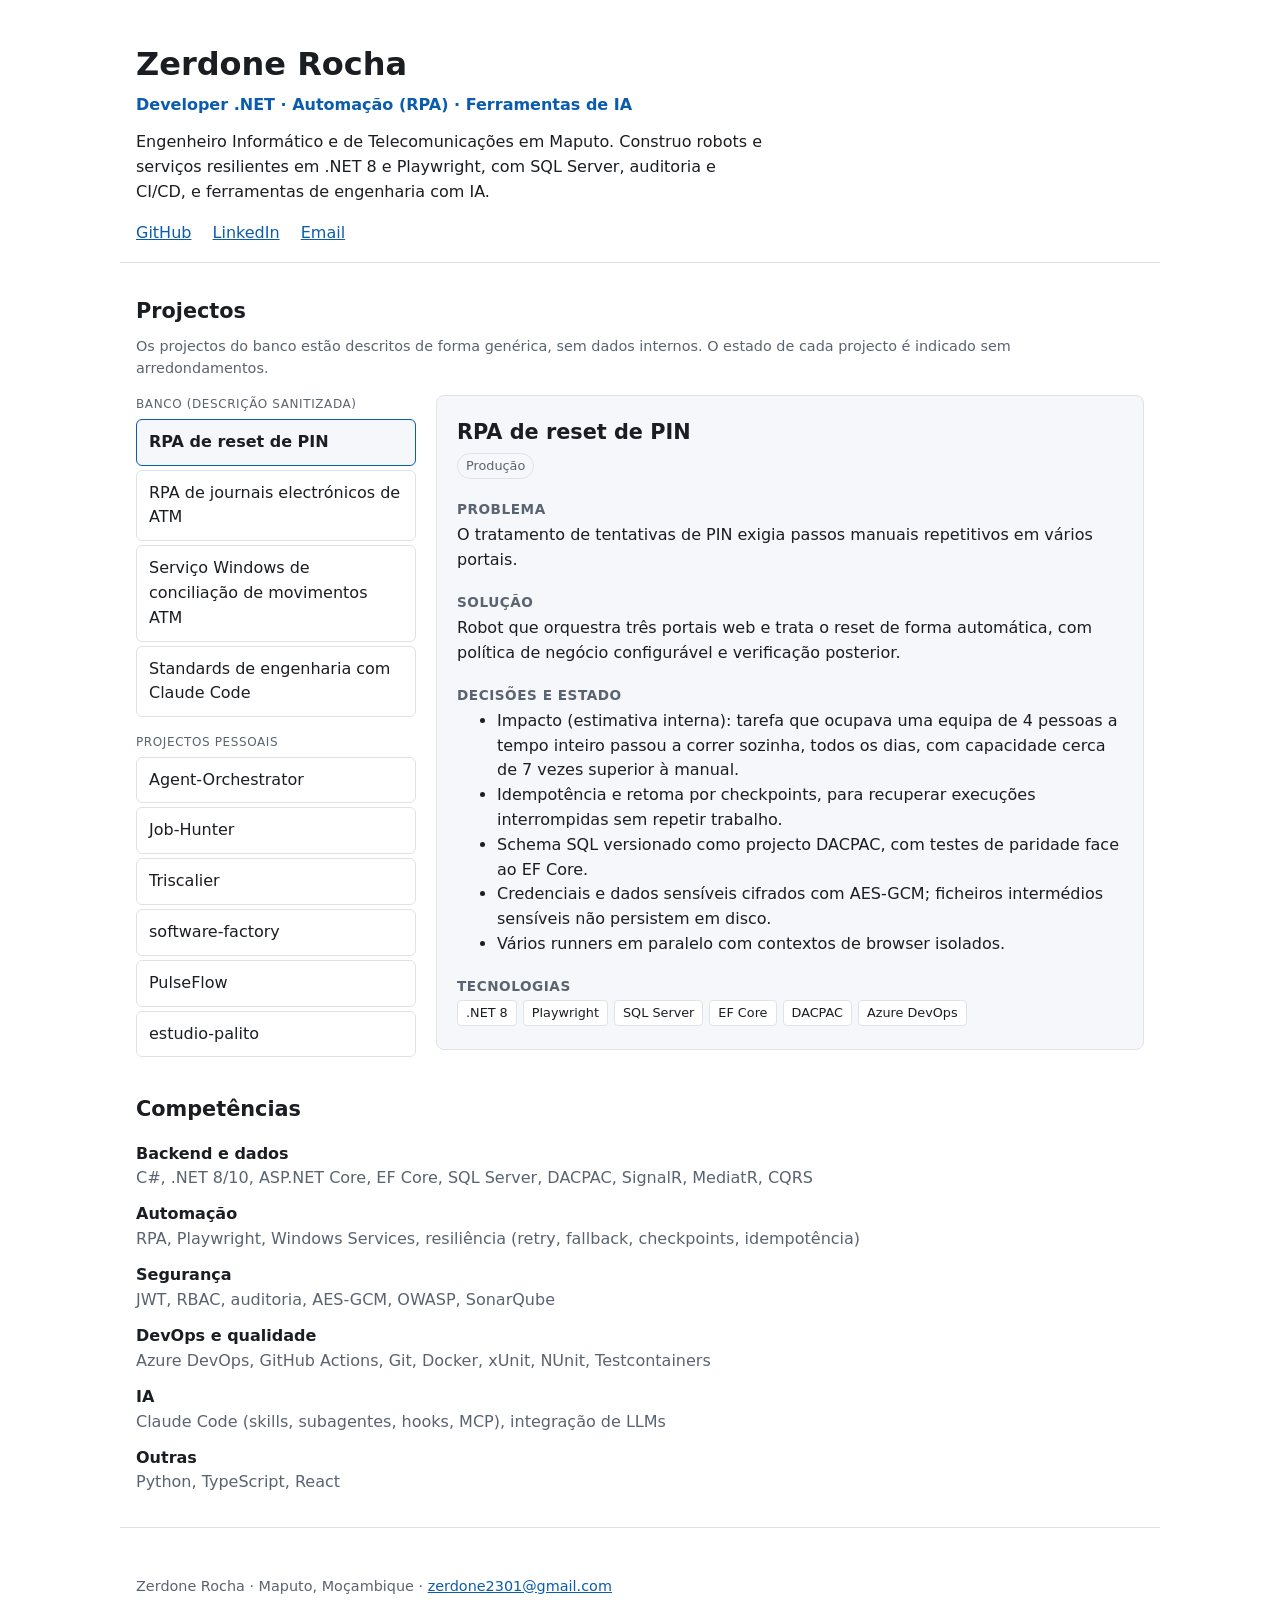
<file: index.html>
<!doctype html>
<html lang="pt">
<head>
<meta charset="utf-8">
<meta name="viewport" content="width=device-width, initial-scale=1">
<title>Zerdone Rocha — Developer .NET e Automação</title>
<meta name="description" content="Portfólio de Zerdone Rocha: automação bancária (RPA) em .NET, plataformas backend e ferramentas de engenharia com IA.">
<link rel="stylesheet" href="style.css">
</head>
<body>
<header class="top">
  <h1>Zerdone Rocha</h1>
  <p class="role">Developer .NET · Automação (RPA) · Ferramentas de IA</p>
  <p class="sum">Engenheiro Informático e de Telecomunicações em Maputo. Construo robots e serviços resilientes em .NET 8 e Playwright, com SQL Server, auditoria e CI/CD, e ferramentas de engenharia com IA.</p>
  <nav>
    <a href="https://github.com/HackMaster300">GitHub</a>
    <a href="https://www.linkedin.com/in/zerdone-rocha-76b715332/">LinkedIn</a>
    <a href="mailto:zerdone2301@gmail.com">Email</a>
  </nav>
</header>

<main>
  <section aria-labelledby="h-proj">
    <h2 id="h-proj">Projectos</h2>
    <p class="note">Os projectos do banco estão descritos de forma genérica, sem dados internos. O estado de cada projecto é indicado sem arredondamentos.</p>
    <div class="layout">
      <ul id="list" class="list" aria-label="Lista de projectos"></ul>
      <article id="detail" class="detail" aria-live="polite"></article>
    </div>
  </section>

  <section aria-labelledby="h-stack">
    <h2 id="h-stack">Competências</h2>
    <dl class="stack">
      <dt>Backend e dados</dt><dd>C#, .NET 8/10, ASP.NET Core, EF Core, SQL Server, DACPAC, SignalR, MediatR, CQRS</dd>
      <dt>Automação</dt><dd>RPA, Playwright, Windows Services, resiliência (retry, fallback, checkpoints, idempotência)</dd>
      <dt>Segurança</dt><dd>JWT, RBAC, auditoria, AES-GCM, OWASP, SonarQube</dd>
      <dt>DevOps e qualidade</dt><dd>Azure DevOps, GitHub Actions, Git, Docker, xUnit, NUnit, Testcontainers</dd>
      <dt>IA</dt><dd>Claude Code (skills, subagentes, hooks, MCP), integração de LLMs</dd>
      <dt>Outras</dt><dd>Python, TypeScript, React</dd>
    </dl>
  </section>
</main>

<footer>
  <p>Zerdone Rocha · Maputo, Moçambique · <a href="mailto:zerdone2301@gmail.com">zerdone2301@gmail.com</a></p>
</footer>
<script src="projects.js"></script>
<script src="app.js"></script>
</body>
</html>
</file>
<file: style.css>
:root{--bg:#fff;--fg:#1a1d21;--muted:#5a6370;--line:#dfe3e8;--accent:#0b5cad;--card:#f5f7fa}
@media (prefers-color-scheme:dark){:root{--bg:#14171b;--fg:#e8eaed;--muted:#a0a8b3;--line:#2c3139;--accent:#6fb1f2;--card:#1c2026}}
*{box-sizing:border-box}
body{margin:0;background:var(--bg);color:var(--fg);font:16px/1.55 system-ui,-apple-system,"Segoe UI",Roboto,sans-serif}
a{color:var(--accent)}
.top,main,footer{max-width:1040px;margin:0 auto;padding:0 16px}
.top{padding-top:40px;padding-bottom:16px;border-bottom:1px solid var(--line)}
h1{margin:0;font-size:2rem}
.role{margin:.2rem 0 .8rem;color:var(--accent);font-weight:600}
.sum{max-width:62ch;margin:0 0 1rem}
nav a{margin-right:1rem}
h2{margin:2rem 0 .5rem;font-size:1.3rem}
.note{color:var(--muted);font-size:.9rem;margin:0 0 1rem}
.layout{display:grid;grid-template-columns:280px 1fr;gap:20px;align-items:start}
.list{list-style:none;margin:0;padding:0}
.list .grp{margin:1rem 0 .3rem;font-size:.75rem;text-transform:uppercase;letter-spacing:.05em;color:var(--muted)}
.list .grp:first-child{margin-top:0}
.list button{display:block;width:100%;text-align:left;padding:10px 12px;margin-bottom:4px;background:transparent;color:inherit;border:1px solid var(--line);border-radius:6px;font:inherit;cursor:pointer}
.list button:hover{background:var(--card)}
.list button[aria-current="true"]{border-color:var(--accent);background:var(--card);font-weight:600}
.detail{background:var(--card);border:1px solid var(--line);border-radius:8px;padding:20px;min-height:200px}
.detail h3{margin:0 0 .3rem;font-size:1.3rem}
.badge{display:inline-block;font-size:.8rem;padding:2px 8px;border:1px solid var(--line);border-radius:999px;color:var(--muted)}
.detail h4{margin:1.2rem 0 .2rem;font-size:.85rem;text-transform:uppercase;letter-spacing:.04em;color:var(--muted)}
.detail p,.detail ul{margin:.2rem 0}
.tags{display:flex;flex-wrap:wrap;gap:6px;padding:0;list-style:none}
.tags li{font-size:.8rem;padding:2px 8px;background:var(--bg);border:1px solid var(--line);border-radius:4px}
.stack dt{font-weight:600;margin-top:.7rem}
.stack dd{margin:0;color:var(--muted)}
footer{padding:2rem 16px;margin-top:2rem;border-top:1px solid var(--line);color:var(--muted);font-size:.9rem}
@media (max-width:720px){.layout{grid-template-columns:1fr}}
</file>
